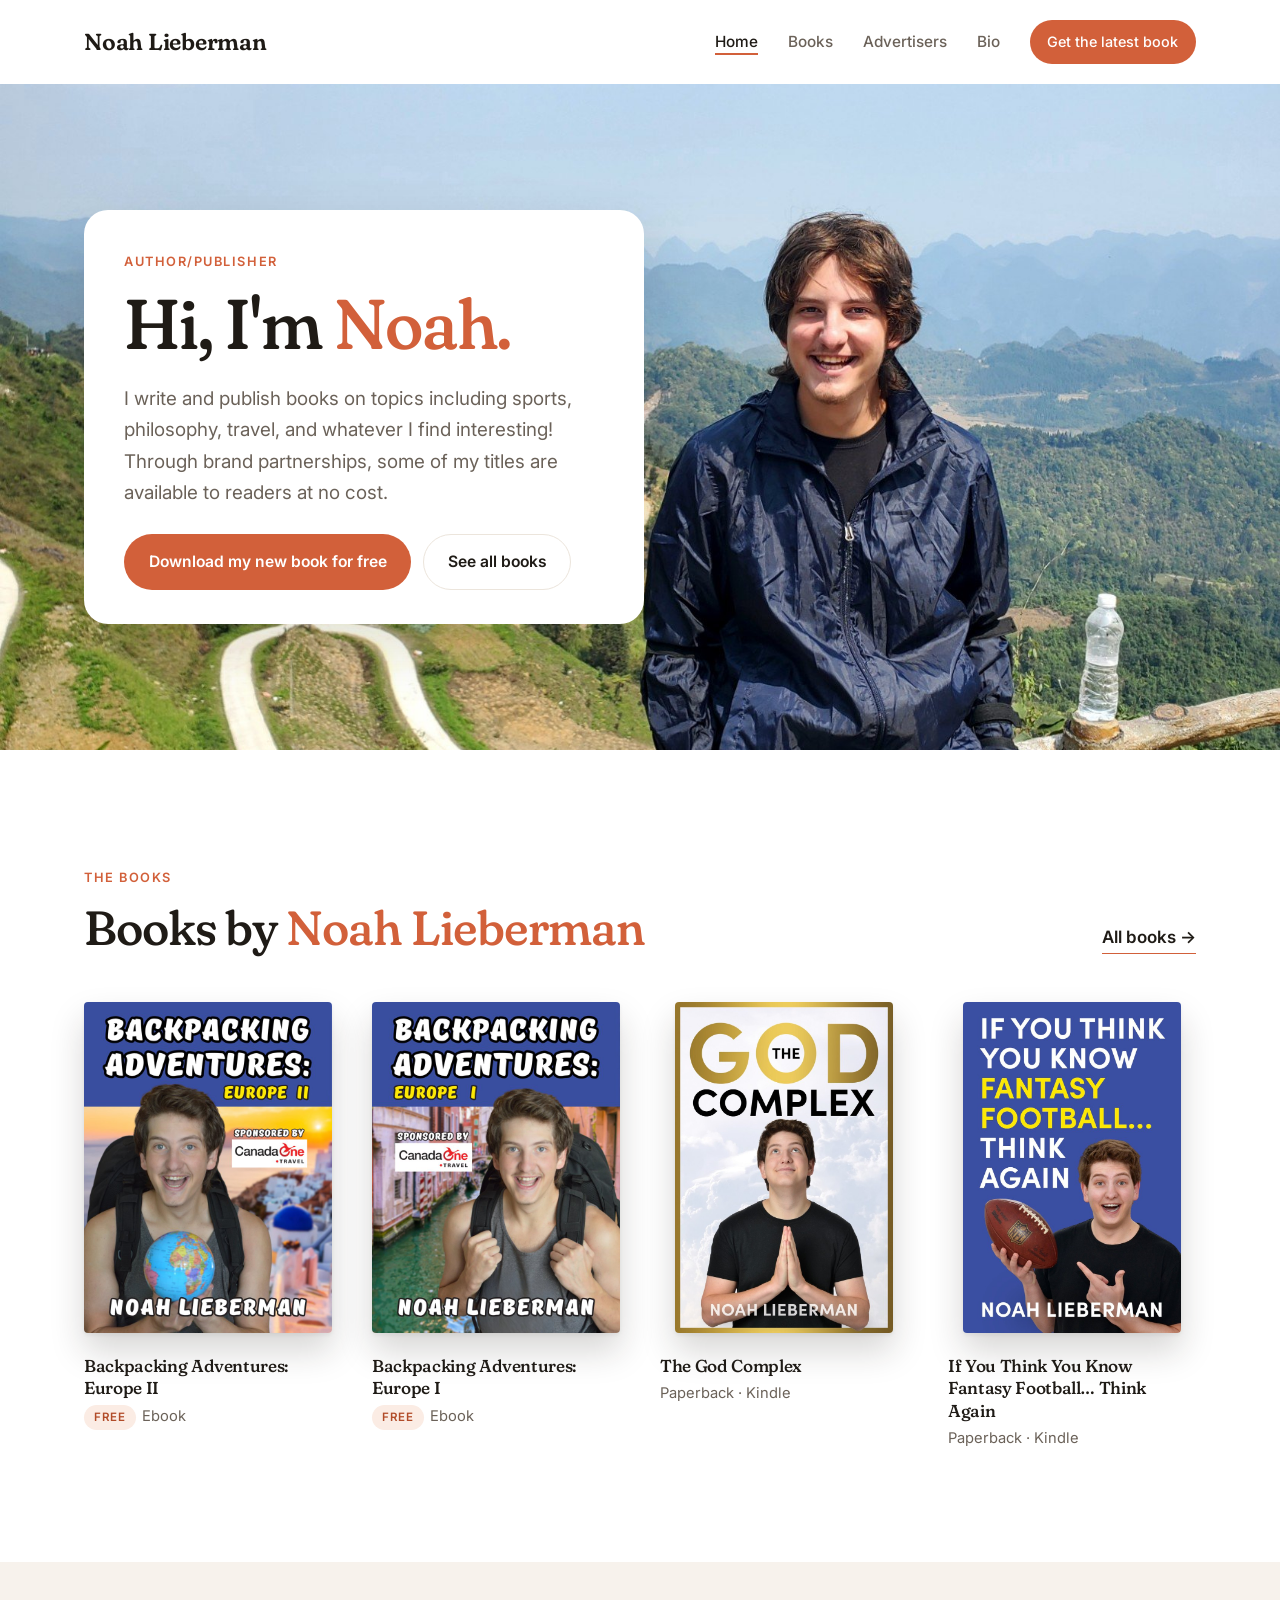
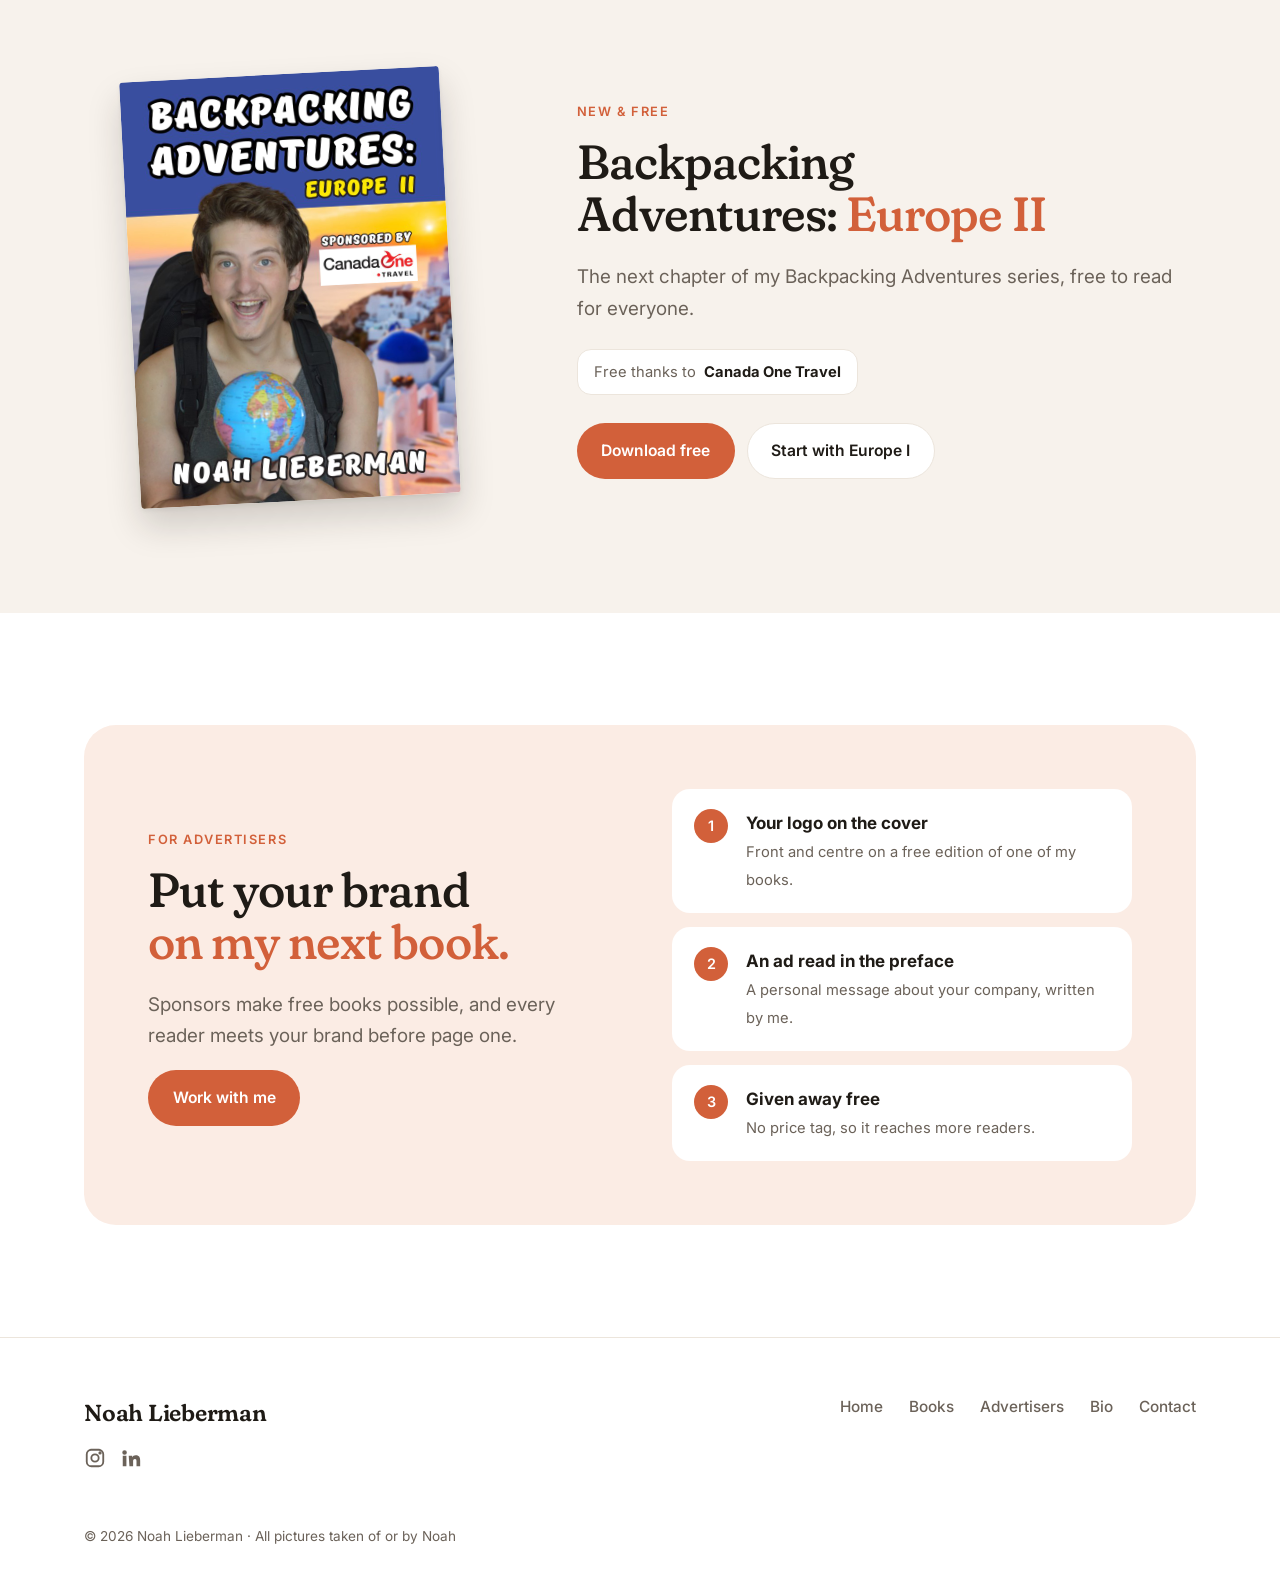
<file: index.html>
<!doctype html>
<html lang="en">
<head>
  <meta charset="utf-8">
  <meta name="viewport" content="width=device-width, initial-scale=1">
  <title>Noah Lieberman | Author &amp; Publisher</title>
  <meta name="description" content="Noah Lieberman is an author and publisher from Winnipeg who believes books should be free for everyone.">
  <meta property="og:title" content="Noah Lieberman | Author &amp; Publisher">
  <meta property="og:description" content="Noah Lieberman is an author and publisher from Winnipeg who believes books should be free for everyone.">
  <meta property="og:type" content="website">
  <link rel="icon" href="assets/img/favicon.svg" type="image/svg+xml">
  <link rel="preconnect" href="https://fonts.googleapis.com">
  <link rel="preconnect" href="https://fonts.gstatic.com" crossorigin>
  <link href="https://fonts.googleapis.com/css2?family=Fraunces:ital,opsz,wght,SOFT@0,9..144,400..700,100;1,9..144,400..700,100&family=Inter:wght@400;500;600&display=swap" rel="stylesheet">
  <link rel="stylesheet" href="assets/css/style.css?v=29">
</head>
<body>
  <a class="skip-link" href="#main">Skip to content</a>

  <header class="site-header">
    <div class="container">
      <a class="wordmark" href="index.html">Noah Lieberman</a>
      <nav class="nav" id="site-nav" aria-label="Main">
        <a href="index.html" aria-current="page">Home</a>
        <a href="books.html">Books</a>
        <a href="advertisers.html">Advertisers</a>
        <a href="bio.html">Bio</a>
        <a class="btn btn-primary" href="books.html#europe2">Get the latest book</a>
      </nav>
      <div class="header-actions">
        <a class="btn btn-primary header-cta" href="books.html#europe2">Latest book</a>
        <button class="nav-toggle" aria-expanded="false" aria-controls="site-nav" aria-label="Menu"><svg viewBox="0 0 24 24" fill="none" stroke="currentColor" stroke-width="2" stroke-linecap="round"><path d="M4 7h16M4 12h16M4 17h16"/></svg></button>
      </div>
    </div>
  </header>

  <main id="main">

    <section class="hero">
      <!-- The hero photo is set in assets/css/style.css (assets/img/hero.jpg) -->
      <div class="hero-photo" role="img" aria-label="Photo of Noah Lieberman"></div>
      <div class="container">
        <div class="hero-card">
          <span class="eyebrow">Author/Publisher</span>
          <h1>Hi, I'm <em>Noah.</em></h1>
          <p class="lede">I write and publish books on topics including sports, philosophy, travel, and whatever I find interesting! Through brand partnerships, some of my titles are available to readers at no cost.</p>
          <div class="btn-row">
            <a class="btn btn-primary" href="https://drive.google.com/file/d/12XW9o6waoib7bZgsRH3rJBQkniixGOMb/view?usp=sharing" target="_blank" rel="noopener">Download my new book for free</a>
            <a class="btn btn-quiet" href="books.html">See all books</a>
          </div>
        </div>
      </div>
    </section>

    <section class="section">
      <div class="container">
        <div class="section-head">
          <div><span class="eyebrow">The books</span><h2>Books by <em>Noah Lieberman</em></h2></div>
          <a class="link-arrow" href="books.html">All books &rarr;</a>
        </div>
        <div class="shelf">
        <a href="books.html#europe2">
          <div class="cover-box"><img class="cover" src="assets/img/cover-europe2.jpg" alt="Backpacking Adventures: Europe II cover"></div>
          <h3>Backpacking Adventures: Europe II</h3>
          <p><span class="pill">Free</span>Ebook</p>
        </a>
        <a href="books.html#europe1">
          <div class="cover-box"><img class="cover" src="assets/img/cover-europe1.jpg" alt="Backpacking Adventures: Europe I cover"></div>
          <h3>Backpacking Adventures: Europe I</h3>
          <p><span class="pill">Free</span>Ebook</p>
        </a>
        <a href="books.html#god">
          <div class="cover-box"><img class="cover" src="assets/img/cover-god.jpg" alt="The God Complex cover"></div>
          <h3>The God Complex</h3>
          <p>Paperback &middot; Kindle</p>
        </a>
        <a href="books.html#fantasy">
          <div class="cover-box"><img class="cover" src="assets/img/cover-fantasy.jpg" alt="If You Think You Know Fantasy Football&hellip; Think Again cover"></div>
          <h3>If You Think You Know Fantasy Football&hellip; Think Again</h3>
          <p>Paperback &middot; Kindle</p>
        </a>
        </div>
      </div>
    </section>

    <section class="section sand">
      <div class="container feature">
        <div class="cover-box"><img class="cover" src="assets/img/cover-europe2.jpg" alt="Backpacking Adventures: Europe II cover"></div>
        <div>
          <span class="eyebrow">New &amp; free</span>
          <h2>Backpacking Adventures: <em>Europe II</em></h2>
          <p class="lede">The next chapter of my Backpacking Adventures series, free to read for everyone.</p>
          <div class="sponsor">Free thanks to <b>Canada One Travel</b></div>
          <div class="btn-row">
            <a class="btn btn-primary" href="https://drive.google.com/file/d/12XW9o6waoib7bZgsRH3rJBQkniixGOMb/view?usp=sharing" target="_blank" rel="noopener">Download free</a>
            <a class="btn btn-quiet" href="books.html#europe1">Start with Europe I</a>
          </div>
        </div>
      </div>
    </section>

    <section class="section">
      <div class="container">
        <div class="ads">
          <div>
            <span class="eyebrow">For advertisers</span>
            <h2>Put your brand <em>on my next book.</em></h2>
            <p class="lede">Sponsors make free books possible, and every reader meets your brand before page one.</p>
            <a class="btn btn-primary" href="advertisers.html">Work with me</a>
          </div>
          <ol class="steps">
            <li><span class="num">1</span><div><b>Your logo on the cover</b><small>Front and centre on a free edition of one of my books.</small></div></li>
            <li><span class="num">2</span><div><b>An ad read in the preface</b><small>A personal message about your company, written by me.</small></div></li>
            <li><span class="num">3</span><div><b>Given away free</b><small>No price tag, so it reaches more readers.</small></div></li>
          </ol>
        </div>
      </div>
    </section>

  </main>

  <footer class="site-footer">
    <div class="container">
      <div>
        <a class="wordmark" href="index.html">Noah Lieberman</a>
        <div class="socials">
        <a href="https://www.instagram.com/noahlieberman99/" aria-label="Instagram" target="_blank" rel="noopener"><svg viewBox="0 0 24 24" fill="none" stroke="currentColor" stroke-width="2" stroke-linecap="round" stroke-linejoin="round"><rect x="3" y="3" width="18" height="18" rx="5"/><circle cx="12" cy="12" r="4"/><circle cx="17.5" cy="6.5" r="0.8" fill="currentColor"/></svg></a>
        <a href="https://www.linkedin.com/in/noah-lieberman/" aria-label="LinkedIn" target="_blank" rel="noopener"><svg viewBox="0 0 24 24" fill="currentColor"><path d="M4.98 3.5a2.5 2.5 0 1 1 0 5 2.5 2.5 0 0 1 0-5zM3 9.5h4V21H3zM9.5 9.5h3.8v1.6h.1c.5-1 1.8-2 3.8-2 4 0 4.8 2.6 4.8 6V21h-4v-5.2c0-1.2 0-2.8-1.7-2.8s-2 1.3-2 2.7V21h-4z"/></svg></a>
      </div>
      </div>
      <nav class="nav" aria-label="Footer">
        <a href="index.html">Home</a>
        <a href="books.html">Books</a>
        <a href="advertisers.html">Advertisers</a>
        <a href="bio.html">Bio</a>
        <a href="mailto:noahlieberman99@gmail.com">Contact</a>
      </nav>
      <p class="fine">&copy; <span id="year">2026</span> Noah Lieberman &middot; All pictures taken of or by Noah</p>
    </div>
  </footer>

  <script src="assets/js/main.js?v=29"></script>
</body>
</html>
</file>
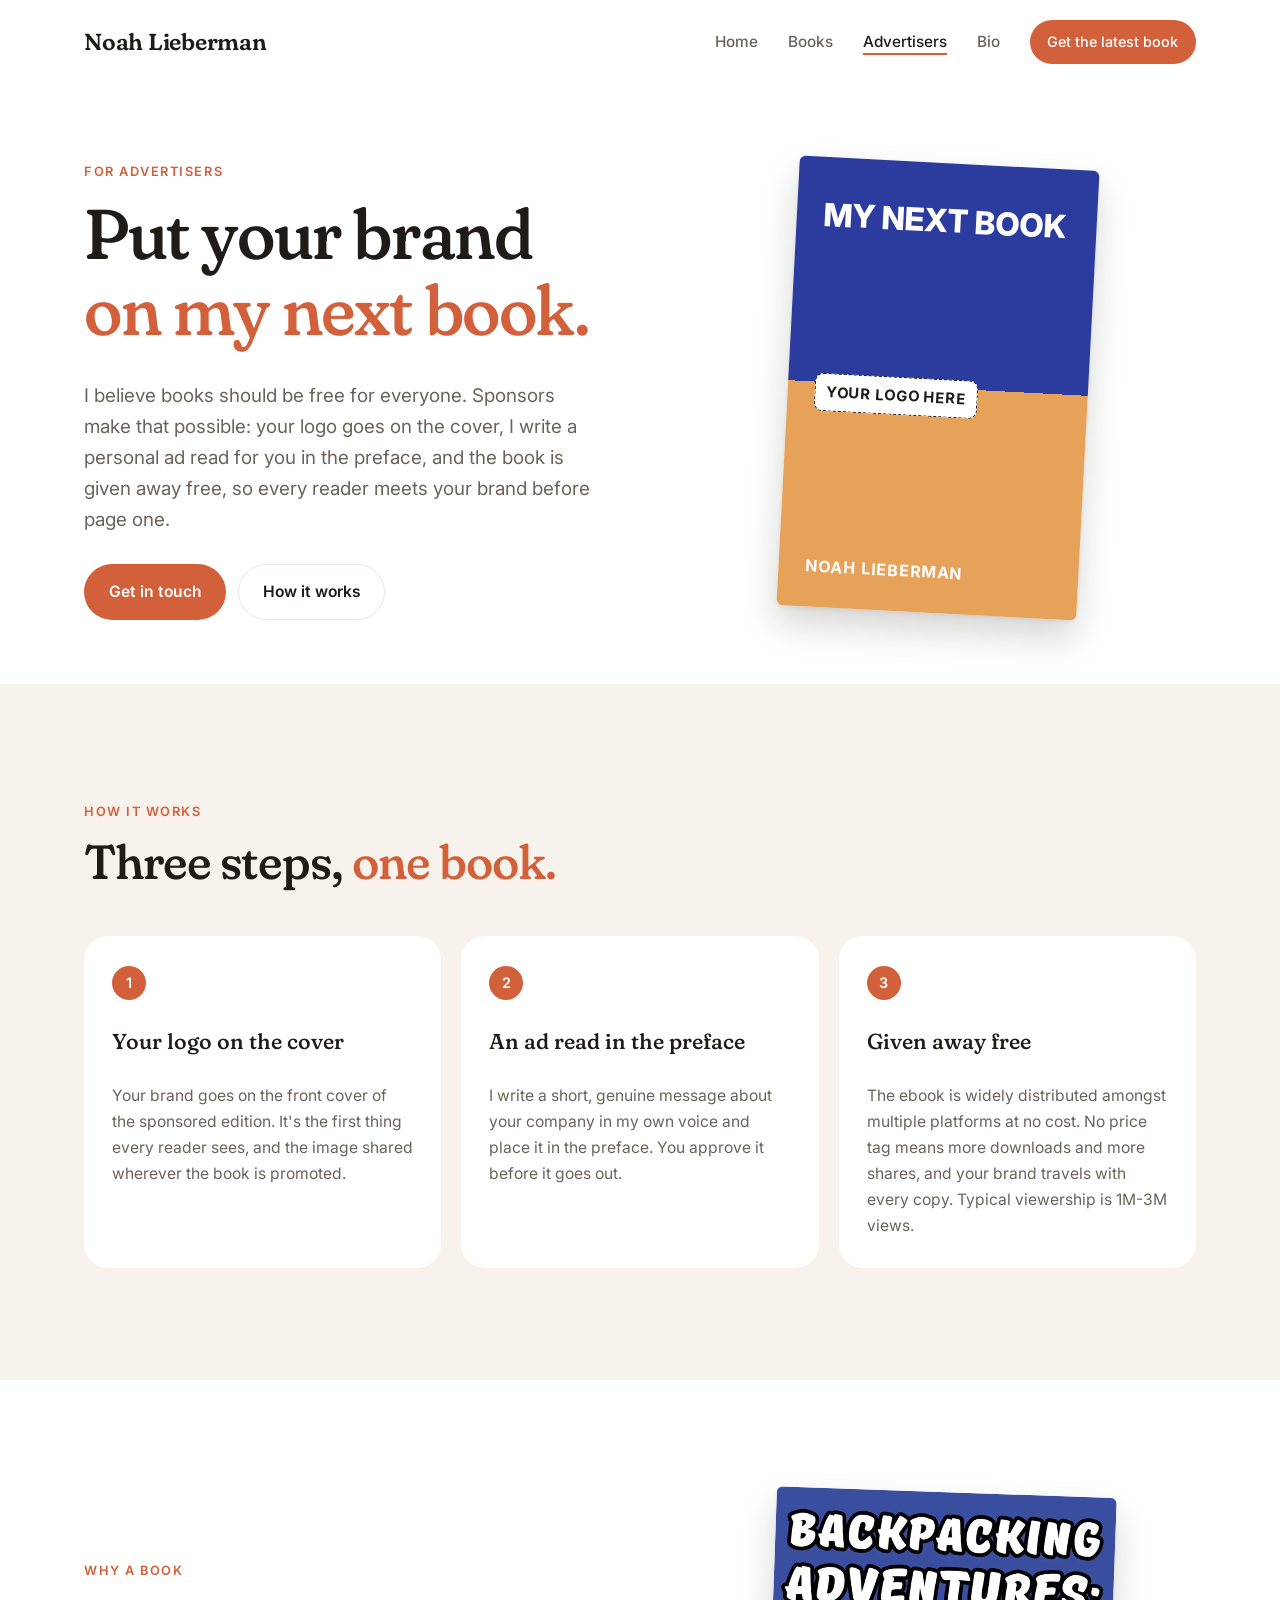
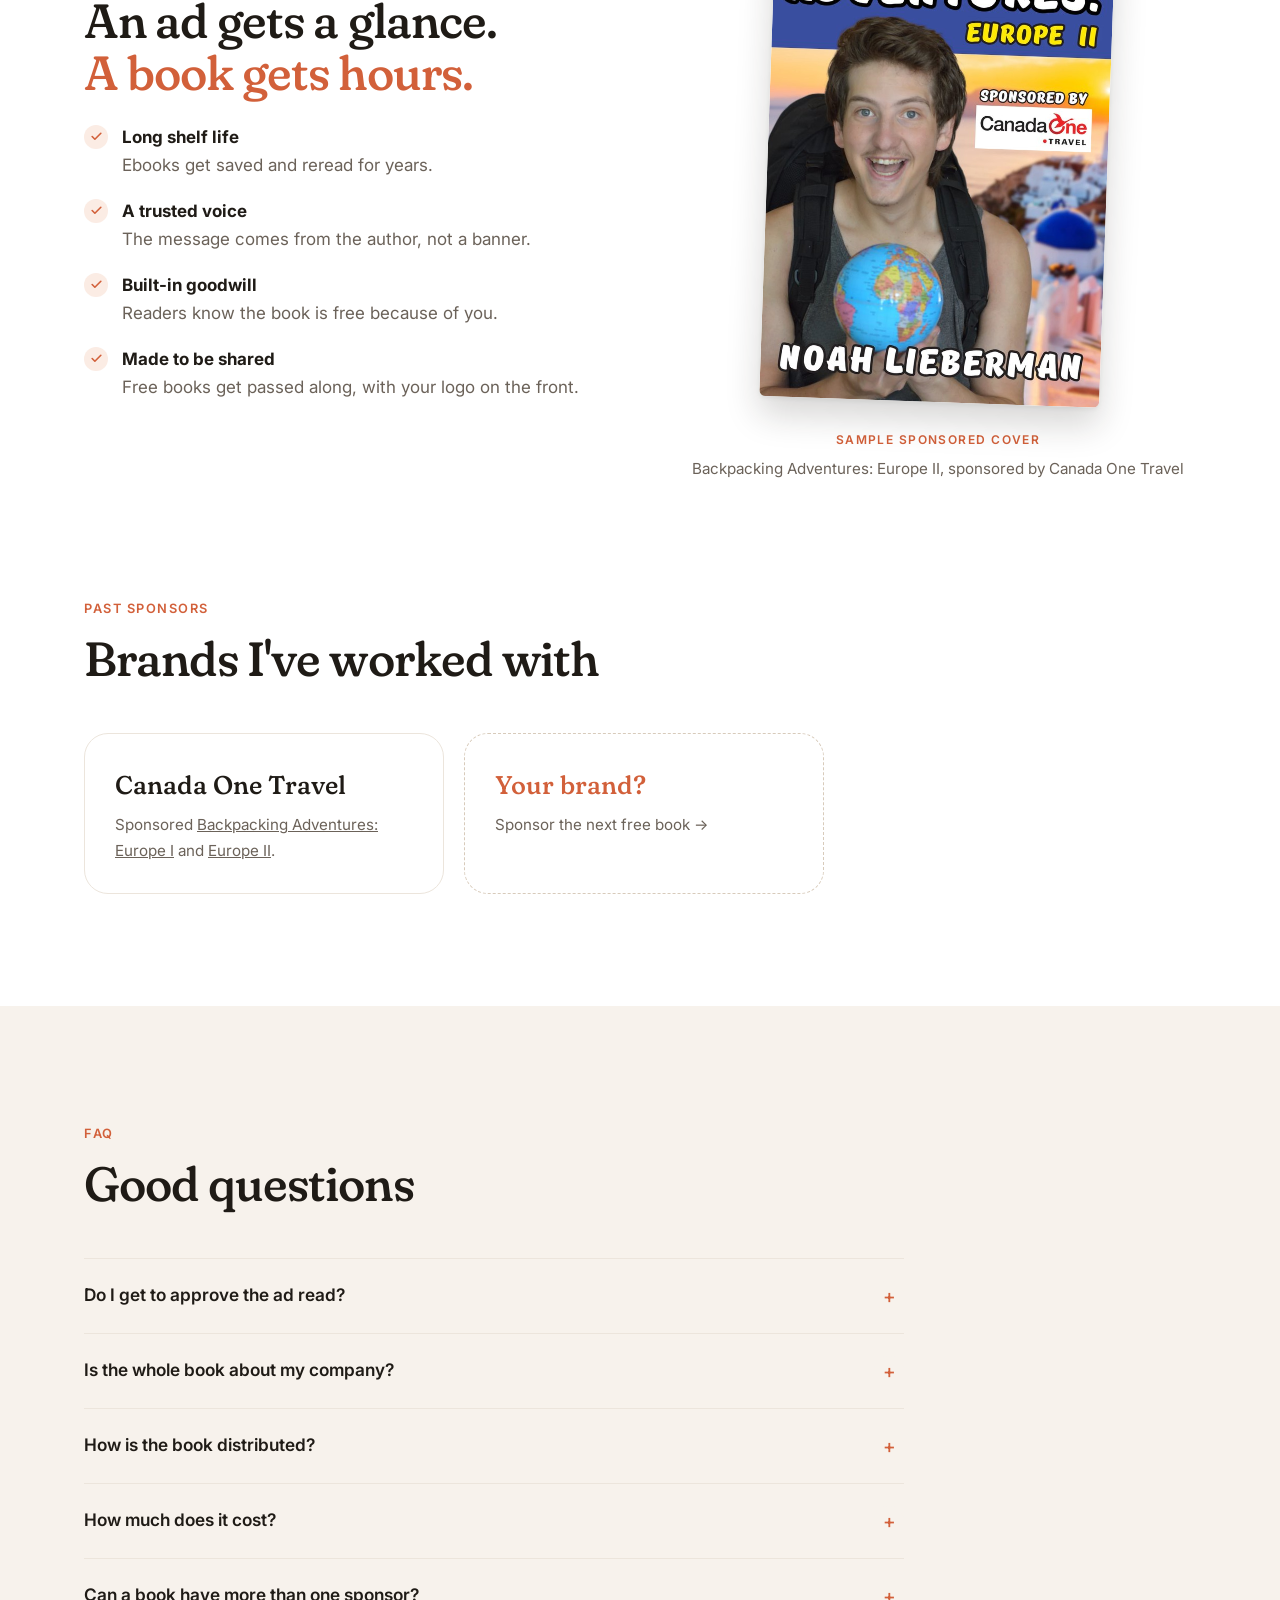
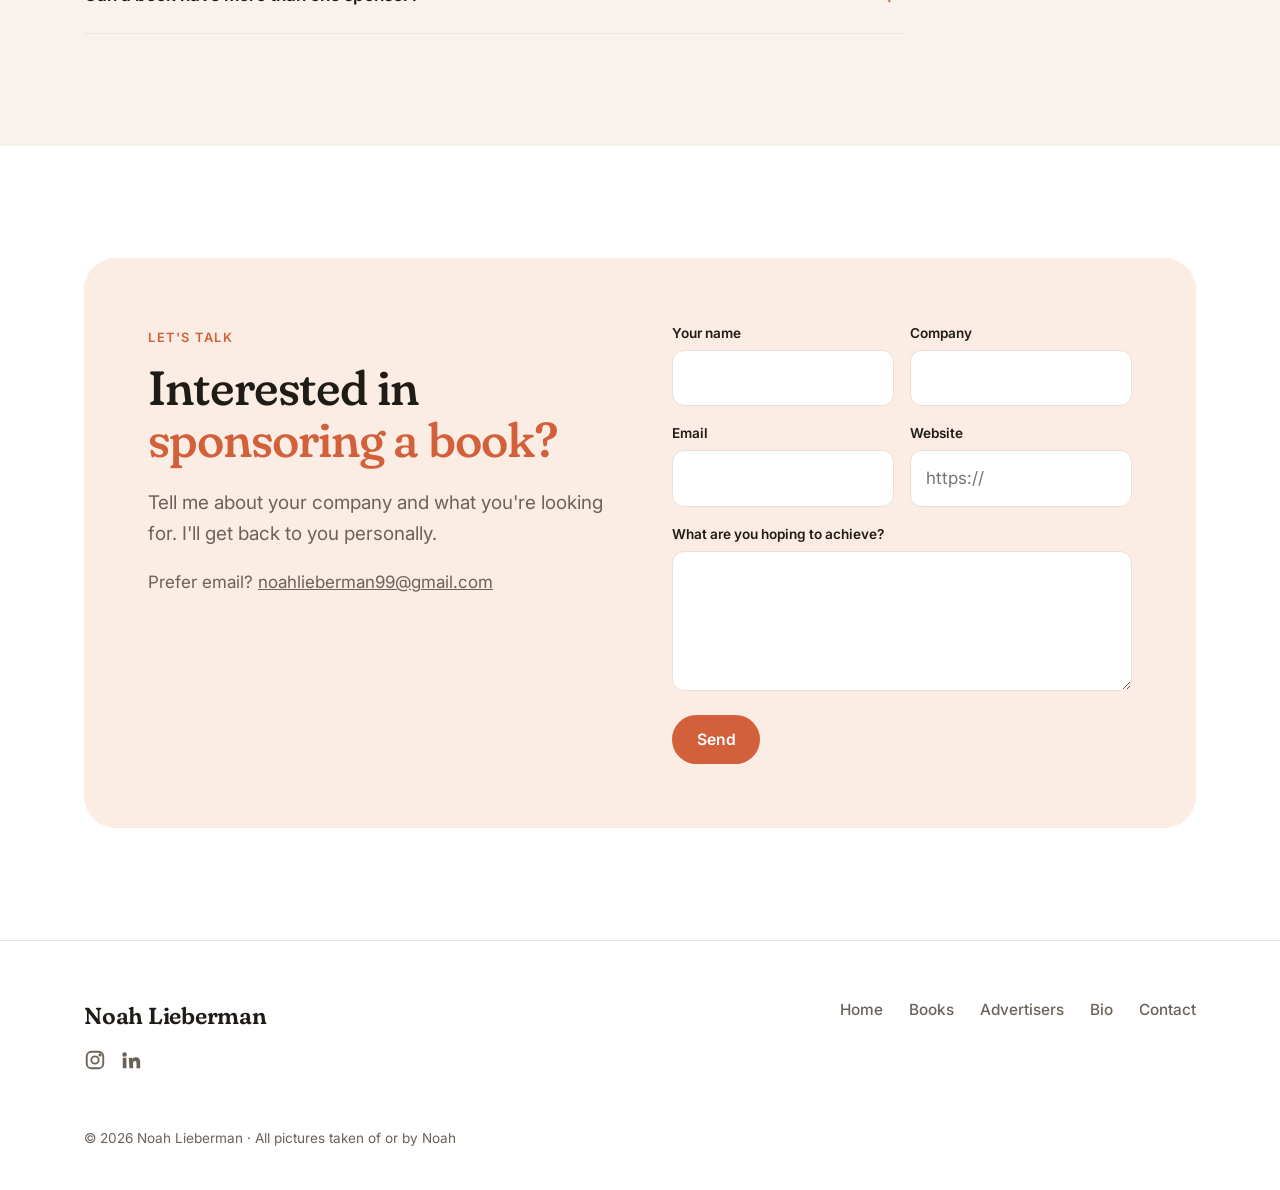
<file: advertisers.html>
<!doctype html>
<html lang="en">
<head>
  <meta charset="utf-8">
  <meta name="viewport" content="width=device-width, initial-scale=1">
  <title>Advertisers | Noah Lieberman</title>
  <meta name="description" content="Sponsor a free book by Noah Lieberman: your logo on the cover, a personal ad read in the preface, and the book given away free to readers.">
  <meta property="og:title" content="Advertisers | Noah Lieberman">
  <meta property="og:description" content="Sponsor a free book by Noah Lieberman: your logo on the cover, a personal ad read in the preface, and the book given away free to readers.">
  <meta property="og:type" content="website">
  <link rel="icon" href="assets/img/favicon.svg" type="image/svg+xml">
  <link rel="preconnect" href="https://fonts.googleapis.com">
  <link rel="preconnect" href="https://fonts.gstatic.com" crossorigin>
  <link href="https://fonts.googleapis.com/css2?family=Fraunces:ital,opsz,wght,SOFT@0,9..144,400..700,100;1,9..144,400..700,100&family=Inter:wght@400;500;600&display=swap" rel="stylesheet">
  <link rel="stylesheet" href="assets/css/style.css?v=29">
</head>
<body>
  <a class="skip-link" href="#main">Skip to content</a>

  <header class="site-header">
    <div class="container">
      <a class="wordmark" href="index.html">Noah Lieberman</a>
      <nav class="nav" id="site-nav" aria-label="Main">
        <a href="index.html">Home</a>
        <a href="books.html">Books</a>
        <a href="advertisers.html" aria-current="page">Advertisers</a>
        <a href="bio.html">Bio</a>
        <a class="btn btn-primary" href="books.html#europe2">Get the latest book</a>
      </nav>
      <div class="header-actions">
        <a class="btn btn-primary header-cta" href="books.html#europe2">Latest book</a>
        <button class="nav-toggle" aria-expanded="false" aria-controls="site-nav" aria-label="Menu"><svg viewBox="0 0 24 24" fill="none" stroke="currentColor" stroke-width="2" stroke-linecap="round"><path d="M4 7h16M4 12h16M4 17h16"/></svg></button>
      </div>
    </div>
  </header>

  <main id="main">

    <section class="page-intro">
      <div class="container split">
        <div>
          <span class="eyebrow">For advertisers</span>
          <h1>Put your brand <em>on my next book.</em></h1>
          <p class="lede">I believe books should be free for everyone. Sponsors make that possible: your logo goes on the cover, I write a personal ad read for you in the preface, and the book is given away free, so every reader meets your brand before page one.</p>
          <div class="btn-row" style="margin-top: 28px;">
            <a class="btn btn-primary" href="#contact">Get in touch</a>
            <a class="btn btn-quiet" href="#how">How it works</a>
          </div>
        </div>
        <div class="ad-cover">
          <div class="cover cover--sample" role="img" aria-label="Example sponsored book cover">
            <span class="cover-title">My next book</span>
            <span class="logo-slot">Your logo here</span>
            <span class="cover-author">Noah Lieberman</span>
          </div>
        </div>
      </div>
    </section>

    <section class="section sand" id="how">
      <div class="container">
        <div class="section-head"><div><span class="eyebrow">How it works</span><h2>Three steps, <em>one book.</em></h2></div></div>
        <ol class="steps steps-3">
          <li><span class="num">1</span><b>Your logo on the cover</b><small>Your brand goes on the front cover of the sponsored edition. It's the first thing every reader sees, and the image shared wherever the book is promoted.</small></li>
          <li><span class="num">2</span><b>An ad read in the preface</b><small>I write a short, genuine message about your company in my own voice and place it in the preface. You approve it before it goes out.</small></li>
          <li><span class="num">3</span><b>Given away free</b><small>The ebook is widely distributed amongst multiple platforms at no cost. No price tag means more downloads and more shares, and your brand travels with every copy. Typical viewership is 1M-3M views.</small></li>
        </ol>
      </div>
    </section>

    <section class="section">
      <div class="container split">
        <div>
          <span class="eyebrow">Why a book</span>
          <h2>An ad gets a glance. <em>A book gets hours.</em></h2>
          <ul class="ticks">
            <li><strong>Long shelf life</strong><span>Ebooks get saved and reread for years.</span></li>
            <li><strong>A trusted voice</strong><span>The message comes from the author, not a banner.</span></li>
            <li><strong>Built-in goodwill</strong><span>Readers know the book is free because of you.</span></li>
            <li><strong>Made to be shared</strong><span>Free books get passed along, with your logo on the front.</span></li>
          </ul>
        </div>
        <figure class="sample-cover">
          <img class="cover" src="assets/img/cover-europe2.jpg" alt="Backpacking Adventures: Europe II cover, with the Canada One Travel logo">
          <figcaption><span class="preface-label">Sample sponsored cover</span>Backpacking Adventures: Europe II, sponsored by Canada One Travel</figcaption>
        </figure>
      </div>
    </section>

    <section class="section section-flush">
      <div class="container">
        <div class="section-head"><div><span class="eyebrow">Past sponsors</span><h2>Brands I've worked with</h2></div></div>
        <div class="sponsor-row">
          <div class="sponsor-card">
            <!-- EDIT: replace the name with <img src="assets/img/canada-one-logo.png" alt="Canada One Travel"> -->
            <div class="sponsor-name">Canada One Travel</div>
            <p>Sponsored <a href="books.html#europe1">Backpacking Adventures: Europe I</a> and <a href="books.html#europe2">Europe II</a>.</p>
          </div>
          <a class="sponsor-card sponsor-card--next" href="#contact">
            <div class="sponsor-name">Your brand?</div>
            <p>Sponsor the next free book &rarr;</p>
          </a>
        </div>
      </div>
    </section>

    <section class="section sand">
      <div class="container">
        <div class="section-head"><div><span class="eyebrow">FAQ</span><h2>Good questions</h2></div></div>
        <div class="faq">
          <details>
            <summary>Do I get to approve the ad read?</summary>
            <p>Yes. I'll draft it and send it to you before anything is published, and we'll go back and forth until you're happy with it.</p>
          </details>
          <details>
            <summary>Is the whole book about my company?</summary>
            <p>No. The book is my writing, start to finish. Your brand appears on the cover and in the preface. That keeps the book genuinely worth reading, which is what makes the sponsorship valuable.</p>
          </details>
          <details>
            <summary>How is the book distributed?</summary>
            <p>I give it away free on my website and other channels. We can also distribute it through yours: your newsletter, customers, or events.</p>
          </details>
          <details>
            <summary>How much does it cost?</summary>
            <p>It depends on the book and the scope of the partnership. Send me a note below and I'll share options.</p>
          </details>
          <details>
            <summary>Can a book have more than one sponsor?</summary>
            <p>Each sponsored edition is built around a single partner, so your brand isn't competing for attention.</p>
          </details>
        </div>
      </div>
    </section>

    <section class="section" id="contact">
      <div class="container">
        <div class="ads" style="align-items: start;">
          <div>
            <span class="eyebrow">Let's talk</span>
            <h2>Interested in <em>sponsoring a book?</em></h2>
            <p class="lede">Tell me about your company and what you're looking for. I'll get back to you personally.</p>
            <p class="muted">Prefer email? <a href="mailto:noahlieberman99@gmail.com?subject=Book%20sponsorship">noahlieberman99@gmail.com</a></p>
          </div>
          <!-- EDIT: change data-mailto to the address where you want sponsorship enquiries -->
          <form class="form" data-mailto="noahlieberman99@gmail.com" data-subject="Book sponsorship enquiry">
            <div>
              <label for="name">Your name</label>
              <input id="name" name="Name" type="text" autocomplete="name" required>
            </div>
            <div>
              <label for="company">Company</label>
              <input id="company" name="Company" type="text" autocomplete="organization" required>
            </div>
            <div>
              <label for="email">Email</label>
              <input id="email" name="Email" type="email" autocomplete="email" required>
            </div>
            <div>
              <label for="website">Website</label>
              <input id="website" name="Website" type="url" placeholder="https://">
            </div>
            <div class="full">
              <label for="message">What are you hoping to achieve?</label>
              <textarea id="message" name="Message"></textarea>
            </div>
            <div class="full">
              <button class="btn btn-primary" type="submit">Send</button>
            </div>
          </form>
        </div>
      </div>
    </section>

  </main>

  <footer class="site-footer">
    <div class="container">
      <div>
        <a class="wordmark" href="index.html">Noah Lieberman</a>
        <div class="socials">
        <a href="https://www.instagram.com/noahlieberman99/" aria-label="Instagram" target="_blank" rel="noopener"><svg viewBox="0 0 24 24" fill="none" stroke="currentColor" stroke-width="2" stroke-linecap="round" stroke-linejoin="round"><rect x="3" y="3" width="18" height="18" rx="5"/><circle cx="12" cy="12" r="4"/><circle cx="17.5" cy="6.5" r="0.8" fill="currentColor"/></svg></a>
        <a href="https://www.linkedin.com/in/noah-lieberman/" aria-label="LinkedIn" target="_blank" rel="noopener"><svg viewBox="0 0 24 24" fill="currentColor"><path d="M4.98 3.5a2.5 2.5 0 1 1 0 5 2.5 2.5 0 0 1 0-5zM3 9.5h4V21H3zM9.5 9.5h3.8v1.6h.1c.5-1 1.8-2 3.8-2 4 0 4.8 2.6 4.8 6V21h-4v-5.2c0-1.2 0-2.8-1.7-2.8s-2 1.3-2 2.7V21h-4z"/></svg></a>
      </div>
      </div>
      <nav class="nav" aria-label="Footer">
        <a href="index.html">Home</a>
        <a href="books.html">Books</a>
        <a href="advertisers.html">Advertisers</a>
        <a href="bio.html">Bio</a>
        <a href="mailto:noahlieberman99@gmail.com">Contact</a>
      </nav>
      <p class="fine">&copy; <span id="year">2026</span> Noah Lieberman &middot; All pictures taken of or by Noah</p>
    </div>
  </footer>

  <script src="assets/js/main.js?v=29"></script>
</body>
</html>
</file>
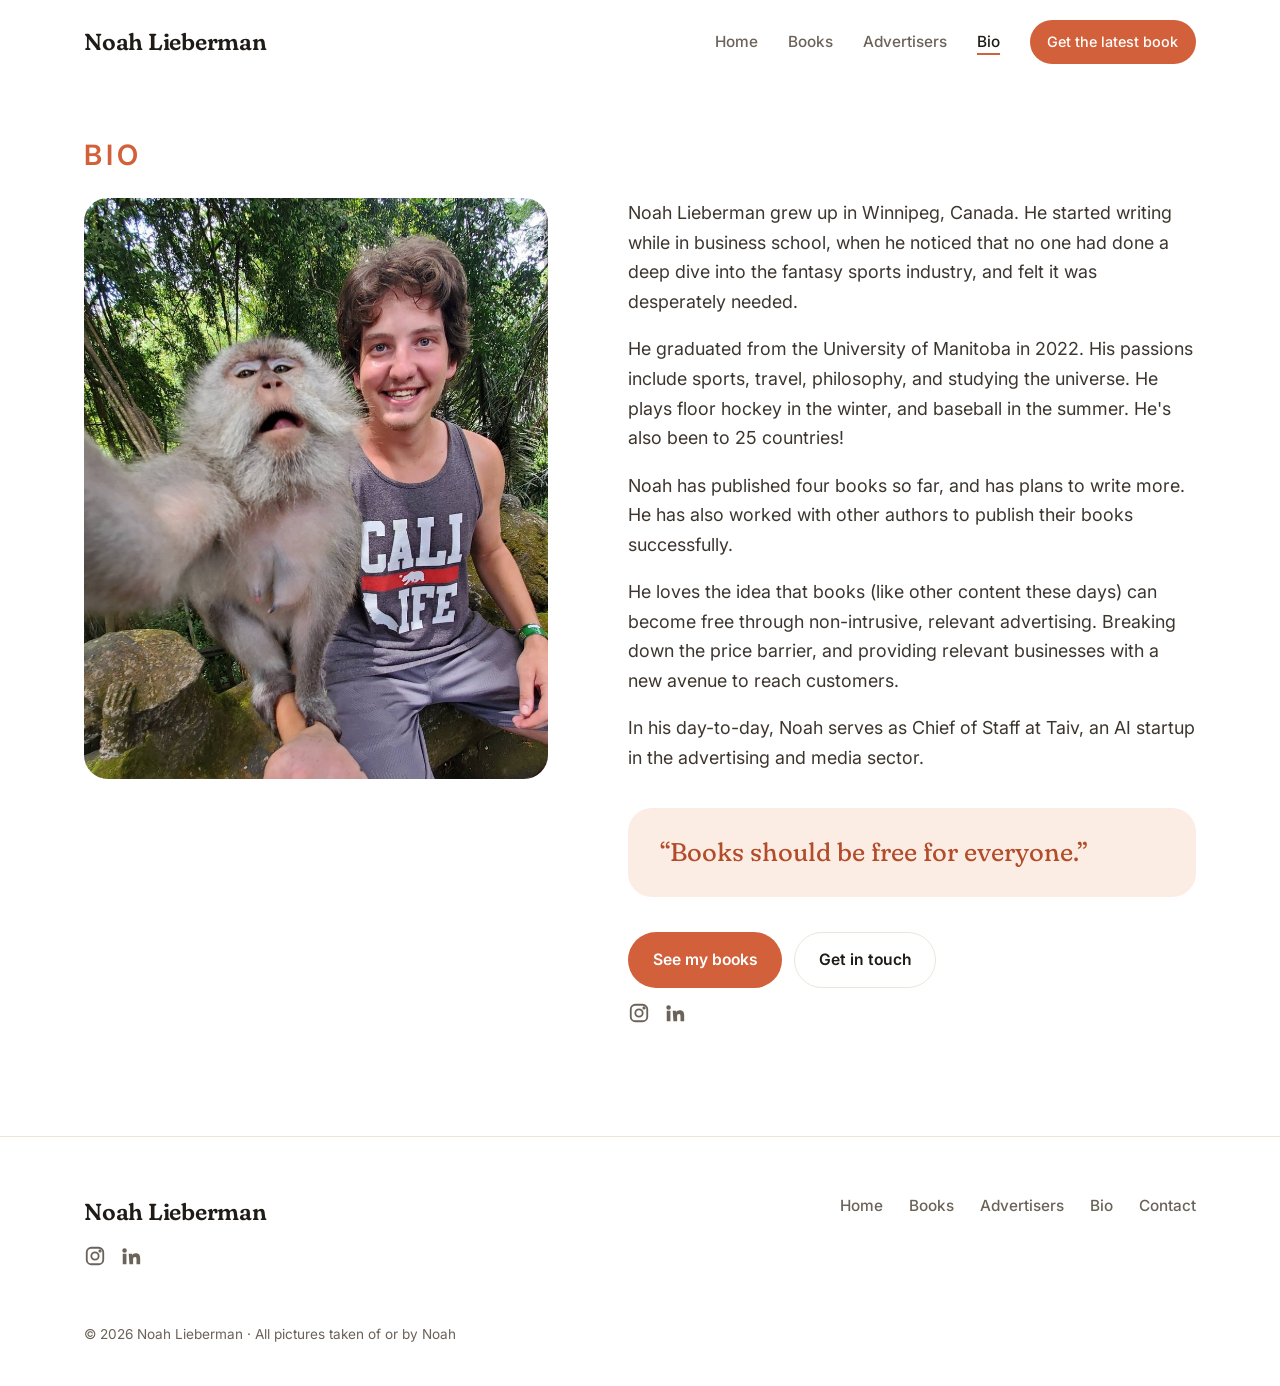
<file: bio.html>
<!doctype html>
<html lang="en">
<head>
  <meta charset="utf-8">
  <meta name="viewport" content="width=device-width, initial-scale=1">
  <title>Bio | Noah Lieberman</title>
  <meta name="description" content="Noah Lieberman grew up in Winnipeg, Canada, and believes books should be free for everyone.">
  <meta property="og:title" content="Bio | Noah Lieberman">
  <meta property="og:description" content="Noah Lieberman grew up in Winnipeg, Canada, and believes books should be free for everyone.">
  <meta property="og:type" content="website">
  <link rel="icon" href="assets/img/favicon.svg" type="image/svg+xml">
  <link rel="preconnect" href="https://fonts.googleapis.com">
  <link rel="preconnect" href="https://fonts.gstatic.com" crossorigin>
  <link href="https://fonts.googleapis.com/css2?family=Fraunces:ital,opsz,wght,SOFT@0,9..144,400..700,100;1,9..144,400..700,100&family=Inter:wght@400;500;600&display=swap" rel="stylesheet">
  <link rel="stylesheet" href="assets/css/style.css?v=29">
</head>
<body>
  <a class="skip-link" href="#main">Skip to content</a>

  <header class="site-header">
    <div class="container">
      <a class="wordmark" href="index.html">Noah Lieberman</a>
      <nav class="nav" id="site-nav" aria-label="Main">
        <a href="index.html">Home</a>
        <a href="books.html">Books</a>
        <a href="advertisers.html">Advertisers</a>
        <a href="bio.html" aria-current="page">Bio</a>
        <a class="btn btn-primary" href="books.html#europe2">Get the latest book</a>
      </nav>
      <div class="header-actions">
        <a class="btn btn-primary header-cta" href="books.html#europe2">Latest book</a>
        <button class="nav-toggle" aria-expanded="false" aria-controls="site-nav" aria-label="Menu"><svg viewBox="0 0 24 24" fill="none" stroke="currentColor" stroke-width="2" stroke-linecap="round"><path d="M4 7h16M4 12h16M4 17h16"/></svg></button>
      </div>
    </div>
  </header>

  <main id="main">

    <section class="page-intro page-intro--label">
      <div class="container">
        <h1 class="page-label">Bio</h1>
      </div>
    </section>

    <section class="section section-flush">
      <div class="container bio-grid">
        <img class="portrait" src="assets/img/monkey.jpg" alt="Noah taking a selfie with a monkey">
        <div class="prose">
          <p>Noah Lieberman grew up in Winnipeg, Canada. He started writing while in business school, when he noticed that no one had done a deep dive into the fantasy sports industry, and felt it was desperately needed.</p>
          <p>He graduated from the University of Manitoba in 2022. His passions include sports, travel, philosophy, and studying the universe. He plays floor hockey in the winter, and baseball in the summer. He's also been to 25 countries!</p>
          <p>Noah has published four books so far, and has plans to write more. He has also worked with other authors to publish their books successfully.</p>
          <p>He loves the idea that books (like other content these days) can become free through non-intrusive, relevant advertising. Breaking down the price barrier, and providing relevant businesses with a new avenue to reach customers.</p>
          <p>In his day-to-day, Noah serves as Chief of Staff at Taiv, an AI startup in the advertising and media sector.</p>
          <div class="pull-quote">&ldquo;Books should be free for everyone.&rdquo;</div>
          <div class="btn-row">
            <a class="btn btn-primary" href="books.html">See my books</a>
            <a class="btn btn-quiet" href="mailto:noahlieberman99@gmail.com">Get in touch</a>
          </div>
          <div class="socials">
        <a href="https://www.instagram.com/noahlieberman99/" aria-label="Instagram" target="_blank" rel="noopener"><svg viewBox="0 0 24 24" fill="none" stroke="currentColor" stroke-width="2" stroke-linecap="round" stroke-linejoin="round"><rect x="3" y="3" width="18" height="18" rx="5"/><circle cx="12" cy="12" r="4"/><circle cx="17.5" cy="6.5" r="0.8" fill="currentColor"/></svg></a>
        <a href="https://www.linkedin.com/in/noah-lieberman/" aria-label="LinkedIn" target="_blank" rel="noopener"><svg viewBox="0 0 24 24" fill="currentColor"><path d="M4.98 3.5a2.5 2.5 0 1 1 0 5 2.5 2.5 0 0 1 0-5zM3 9.5h4V21H3zM9.5 9.5h3.8v1.6h.1c.5-1 1.8-2 3.8-2 4 0 4.8 2.6 4.8 6V21h-4v-5.2c0-1.2 0-2.8-1.7-2.8s-2 1.3-2 2.7V21h-4z"/></svg></a>
      </div>
        </div>
      </div>
    </section>

  </main>

  <footer class="site-footer">
    <div class="container">
      <div>
        <a class="wordmark" href="index.html">Noah Lieberman</a>
        <div class="socials">
        <a href="https://www.instagram.com/noahlieberman99/" aria-label="Instagram" target="_blank" rel="noopener"><svg viewBox="0 0 24 24" fill="none" stroke="currentColor" stroke-width="2" stroke-linecap="round" stroke-linejoin="round"><rect x="3" y="3" width="18" height="18" rx="5"/><circle cx="12" cy="12" r="4"/><circle cx="17.5" cy="6.5" r="0.8" fill="currentColor"/></svg></a>
        <a href="https://www.linkedin.com/in/noah-lieberman/" aria-label="LinkedIn" target="_blank" rel="noopener"><svg viewBox="0 0 24 24" fill="currentColor"><path d="M4.98 3.5a2.5 2.5 0 1 1 0 5 2.5 2.5 0 0 1 0-5zM3 9.5h4V21H3zM9.5 9.5h3.8v1.6h.1c.5-1 1.8-2 3.8-2 4 0 4.8 2.6 4.8 6V21h-4v-5.2c0-1.2 0-2.8-1.7-2.8s-2 1.3-2 2.7V21h-4z"/></svg></a>
      </div>
      </div>
      <nav class="nav" aria-label="Footer">
        <a href="index.html">Home</a>
        <a href="books.html">Books</a>
        <a href="advertisers.html">Advertisers</a>
        <a href="bio.html">Bio</a>
        <a href="mailto:noahlieberman99@gmail.com">Contact</a>
      </nav>
      <p class="fine">&copy; <span id="year">2026</span> Noah Lieberman &middot; All pictures taken of or by Noah</p>
    </div>
  </footer>

  <script src="assets/js/main.js?v=29"></script>
</body>
</html>
</file>
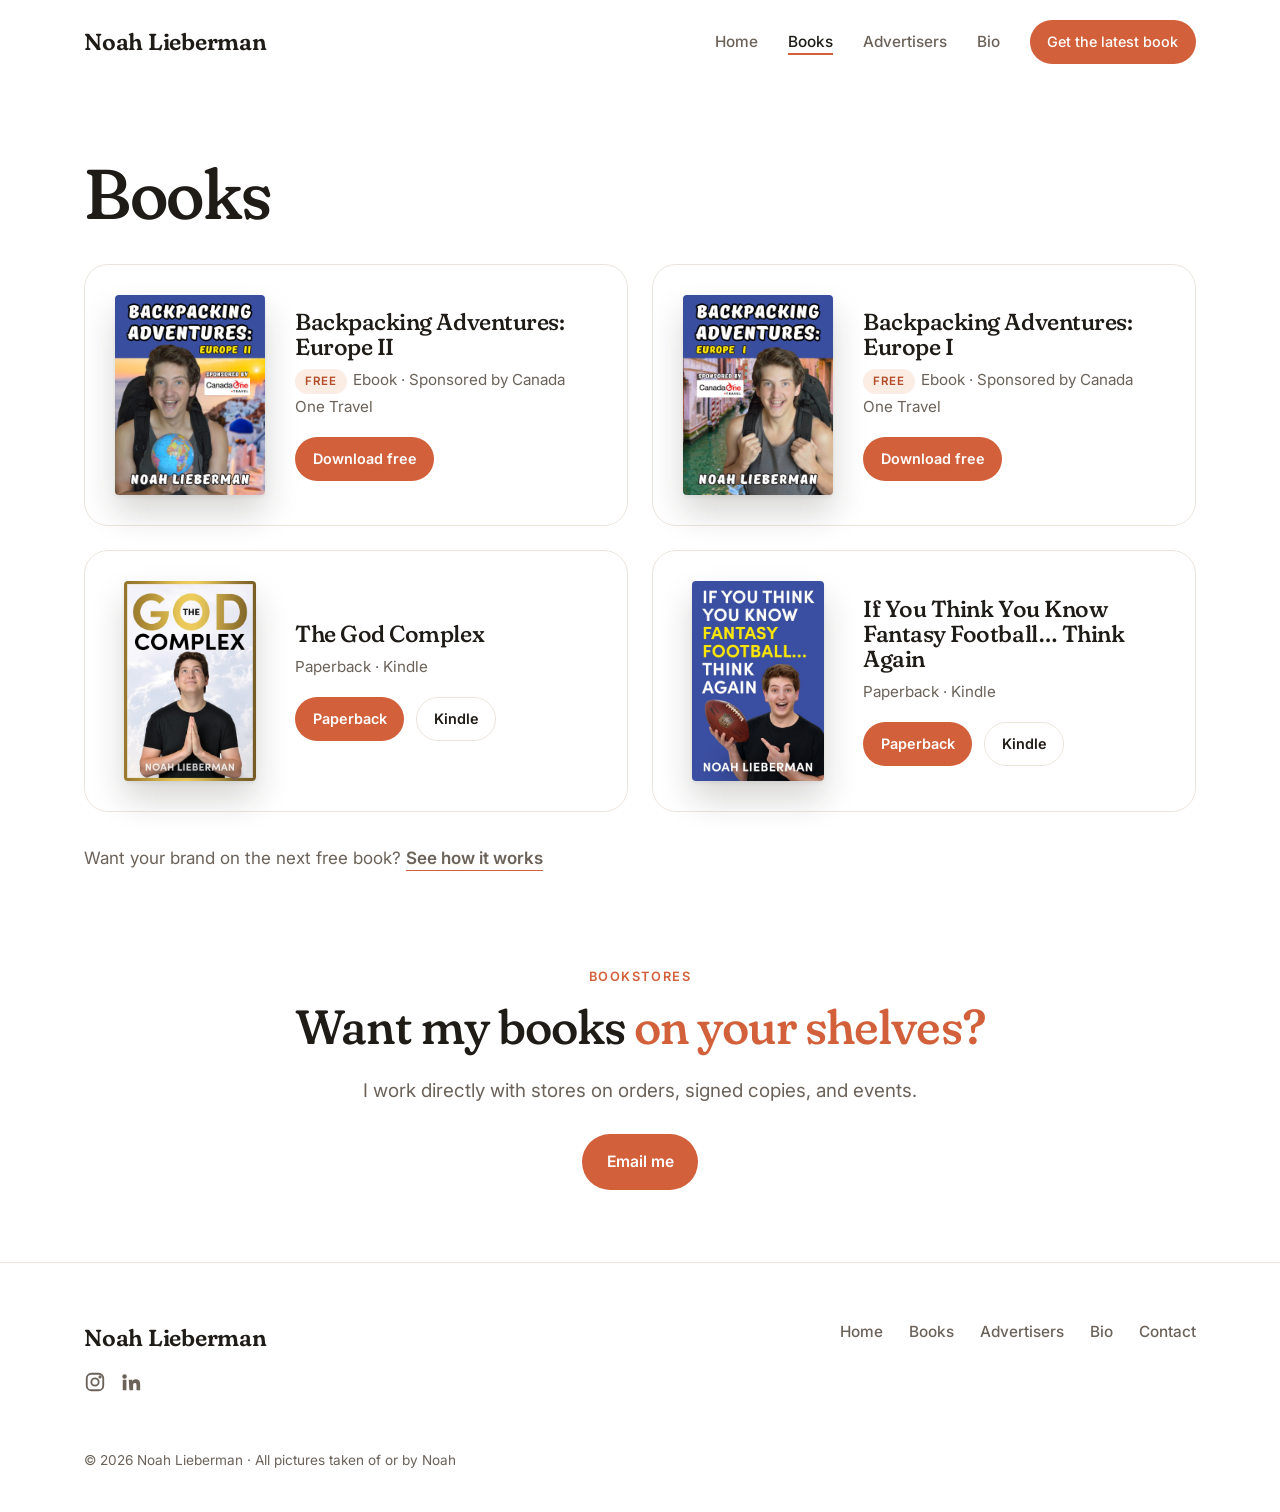
<file: books.html>
<!doctype html>
<html lang="en">
<head>
  <meta charset="utf-8">
  <meta name="viewport" content="width=device-width, initial-scale=1">
  <title>Books | Noah Lieberman</title>
  <meta name="description" content="Books by Noah Lieberman: The God Complex, If You Think You Know Fantasy Football... Think Again, and the free Backpacking Adventures series.">
  <meta property="og:title" content="Books | Noah Lieberman">
  <meta property="og:description" content="Books by Noah Lieberman: The God Complex, If You Think You Know Fantasy Football... Think Again, and the free Backpacking Adventures series.">
  <meta property="og:type" content="website">
  <link rel="icon" href="assets/img/favicon.svg" type="image/svg+xml">
  <link rel="preconnect" href="https://fonts.googleapis.com">
  <link rel="preconnect" href="https://fonts.gstatic.com" crossorigin>
  <link href="https://fonts.googleapis.com/css2?family=Fraunces:ital,opsz,wght,SOFT@0,9..144,400..700,100;1,9..144,400..700,100&family=Inter:wght@400;500;600&display=swap" rel="stylesheet">
  <link rel="stylesheet" href="assets/css/style.css?v=29">
</head>
<body>
  <a class="skip-link" href="#main">Skip to content</a>

  <header class="site-header">
    <div class="container">
      <a class="wordmark" href="index.html">Noah Lieberman</a>
      <nav class="nav" id="site-nav" aria-label="Main">
        <a href="index.html">Home</a>
        <a href="books.html" aria-current="page">Books</a>
        <a href="advertisers.html">Advertisers</a>
        <a href="bio.html">Bio</a>
        <a class="btn btn-primary" href="books.html#europe2">Get the latest book</a>
      </nav>
      <div class="header-actions">
        <a class="btn btn-primary header-cta" href="books.html#europe2">Latest book</a>
        <button class="nav-toggle" aria-expanded="false" aria-controls="site-nav" aria-label="Menu"><svg viewBox="0 0 24 24" fill="none" stroke="currentColor" stroke-width="2" stroke-linecap="round"><path d="M4 7h16M4 12h16M4 17h16"/></svg></button>
      </div>
    </div>
  </header>

  <main id="main">

    <section class="page-intro page-intro--tight">
      <div class="container">
        <h1>Books</h1>
      </div>
    </section>

    <section class="section section-flush section-short" id="all">
      <div class="container">
        <div class="book-cards">
        <article class="book-card" id="europe2">
          <div class="cover-box"><img class="cover" src="assets/img/cover-europe2.jpg" alt="Backpacking Adventures: Europe II cover"></div>
          <div>
            <h3>Backpacking Adventures: Europe II</h3>
            <p class="formats"><span class="pill">Free</span>Ebook &middot; Sponsored by Canada One Travel</p>
            <div class="btn-row">
            <a class="btn btn-primary btn-small" href="https://drive.google.com/file/d/12XW9o6waoib7bZgsRH3rJBQkniixGOMb/view?usp=sharing" target="_blank" rel="noopener">Download free</a>
            </div>
          </div>
        </article>
        <article class="book-card" id="europe1">
          <div class="cover-box"><img class="cover" src="assets/img/cover-europe1.jpg" alt="Backpacking Adventures: Europe I cover"></div>
          <div>
            <h3>Backpacking Adventures: Europe I</h3>
            <p class="formats"><span class="pill">Free</span>Ebook &middot; Sponsored by Canada One Travel</p>
            <div class="btn-row">
            <a class="btn btn-primary btn-small" href="https://drive.google.com/file/d/1fEPs_jEh1yQthYp0CapuBpUc-EEMCapk/view?usp=sharing" target="_blank" rel="noopener">Download free</a>
            </div>
          </div>
        </article>
        <article class="book-card" id="god">
          <div class="cover-box"><img class="cover" src="assets/img/cover-god.jpg" alt="The God Complex cover"></div>
          <div>
            <h3>The God Complex</h3>
            <p class="formats">Paperback &middot; Kindle</p>
            <div class="btn-row">
            <a class="btn btn-primary btn-small" href="https://www.amazon.ca/God-Complex-Noah-Lieberman/dp/1778069142" target="_blank" rel="noopener">Paperback</a>
            <a class="btn btn-quiet btn-small" href="https://www.amazon.ca/God-Complex-Noah-Lieberman-ebook/dp/B0BMZCR21L" target="_blank" rel="noopener">Kindle</a>
            </div>
          </div>
        </article>
        <article class="book-card" id="fantasy">
          <div class="cover-box"><img class="cover" src="assets/img/cover-fantasy.jpg" alt="If You Think You Know Fantasy Football&hellip; Think Again cover"></div>
          <div>
            <h3>If You Think You Know Fantasy Football&hellip; Think Again</h3>
            <p class="formats">Paperback &middot; Kindle</p>
            <div class="btn-row">
            <a class="btn btn-primary btn-small" href="https://www.amazon.ca/Think-Know-Fantasy-Football-Again/dp/177806910X" target="_blank" rel="noopener">Paperback</a>
            <a class="btn btn-quiet btn-small" href="https://www.amazon.ca/Think-Know-Fantasy-Football-Again-ebook/dp/B0B4F8ND38" target="_blank" rel="noopener">Kindle</a>
            </div>
          </div>
        </article>
        </div>
        <p class="muted" style="margin-top: 32px;">Want your brand on the next free book? <a class="link-arrow" href="advertisers.html">See how it works</a></p>
      </div>
    </section>

    <section class="section section-flush section-short">
      <div class="container center">
        <span class="eyebrow">Bookstores</span>
        <h2>Want my books <em>on your shelves?</em></h2>
        <p class="lede" style="max-width: 34em; margin: 0 auto 28px;">I work directly with stores on orders, signed copies, and events.</p>
        <div class="btn-row"><a class="btn btn-primary" href="mailto:noahlieberman99@gmail.com?subject=Stocking%20your%20books">Email me</a></div>
      </div>
    </section>

  </main>

  <footer class="site-footer">
    <div class="container">
      <div>
        <a class="wordmark" href="index.html">Noah Lieberman</a>
        <div class="socials">
        <a href="https://www.instagram.com/noahlieberman99/" aria-label="Instagram" target="_blank" rel="noopener"><svg viewBox="0 0 24 24" fill="none" stroke="currentColor" stroke-width="2" stroke-linecap="round" stroke-linejoin="round"><rect x="3" y="3" width="18" height="18" rx="5"/><circle cx="12" cy="12" r="4"/><circle cx="17.5" cy="6.5" r="0.8" fill="currentColor"/></svg></a>
        <a href="https://www.linkedin.com/in/noah-lieberman/" aria-label="LinkedIn" target="_blank" rel="noopener"><svg viewBox="0 0 24 24" fill="currentColor"><path d="M4.98 3.5a2.5 2.5 0 1 1 0 5 2.5 2.5 0 0 1 0-5zM3 9.5h4V21H3zM9.5 9.5h3.8v1.6h.1c.5-1 1.8-2 3.8-2 4 0 4.8 2.6 4.8 6V21h-4v-5.2c0-1.2 0-2.8-1.7-2.8s-2 1.3-2 2.7V21h-4z"/></svg></a>
      </div>
      </div>
      <nav class="nav" aria-label="Footer">
        <a href="index.html">Home</a>
        <a href="books.html">Books</a>
        <a href="advertisers.html">Advertisers</a>
        <a href="bio.html">Bio</a>
        <a href="mailto:noahlieberman99@gmail.com">Contact</a>
      </nav>
      <p class="fine">&copy; <span id="year">2026</span> Noah Lieberman &middot; All pictures taken of or by Noah</p>
    </div>
  </footer>

  <script src="assets/js/main.js?v=29"></script>
</body>
</html>
</file>
<file: assets/css/style.css>
/* ==========================================================================
   noahlieberman.com: site styles
   Colours and fonts live in :root so the whole look can be changed in one place.
   ========================================================================== */

:root {
  --bg: #ffffff;
  --sand: #f7f2ec;
  --ink: #1f1b16;
  --body: #3d362f;
  --muted: #6b6259;
  --line: #ece5dc;
  --accent: #d2603a;
  --accent-dark: #b24c29;
  --accent-soft: #fbece4;

  --serif: "Fraunces", Georgia, serif;
  --sans: "Inter", system-ui, -apple-system, "Segoe UI", Roboto, sans-serif;

  --radius: 24px;
  --max: 1160px;
}

/* ---------- Base ---------- */

*,
*::before,
*::after {
  box-sizing: border-box;
}

html {
  scroll-behavior: smooth;
}

body {
  margin: 0;
  background: var(--bg);
  color: var(--ink);
  font-family: var(--sans);
  font-size: 17px;
  line-height: 1.65;
  -webkit-font-smoothing: antialiased;
}

img {
  display: block;
  max-width: 100%;
}

a {
  color: inherit;
}

.container {
  max-width: var(--max);
  margin: 0 auto;
  padding: 0 24px;
}

h1,
h2,
h3 {
  font-family: var(--serif);
  font-variation-settings: "SOFT" 100;
  font-weight: 500;
  letter-spacing: -0.02em;
  line-height: 1.08;
  margin: 0 0 0.45em;
}

h1 {
  font-size: clamp(2.6rem, 5.5vw, 4.4rem);
}

h2 {
  font-size: clamp(2rem, 4vw, 3rem);
}

h3 {
  font-size: 1.25rem;
}

h1 em,
h2 em {
  font-style: normal;
  color: var(--accent);
}

h1,
h2 {
  text-wrap: balance;
}

p {
  margin: 0 0 1em;
}

.lede {
  font-size: 1.18rem;
  color: var(--muted);
}

.eyebrow {
  display: inline-block;
  font-size: 0.8rem;
  font-weight: 600;
  letter-spacing: 0.12em;
  text-transform: uppercase;
  color: var(--accent);
  margin-bottom: 14px;
}

.center {
  text-align: center;
}

.muted {
  color: var(--muted);
}

.skip-link {
  position: absolute;
  left: -9999px;
}

.skip-link:focus {
  left: 16px;
  top: 16px;
  z-index: 100;
  background: var(--ink);
  color: #fff;
  padding: 8px 14px;
  border-radius: 8px;
}

/* ---------- Buttons & links ---------- */

.btn {
  display: inline-flex;
  align-items: center;
  justify-content: center;
  gap: 0.5em;
  padding: 0.9em 1.5em;
  border-radius: 999px;
  border: 1.5px solid transparent;
  font-family: var(--sans);
  font-weight: 600;
  font-size: 0.98rem;
  text-decoration: none;
  cursor: pointer;
  transition: background 0.15s, color 0.15s, border-color 0.15s, transform 0.15s;
}

.btn:hover {
  transform: translateY(-1px);
}

.btn svg {
  width: 1.05em;
  height: 1.05em;
}

.btn-primary {
  background: var(--accent);
  color: #fff;
}

.btn-primary:hover {
  background: var(--accent-dark);
}

.btn-quiet {
  background: #fff;
  border-color: var(--line);
}

.btn-quiet:hover {
  border-color: var(--ink);
}

.btn-small {
  padding: 0.65em 1.15em;
  font-size: 0.9rem;
}

.btn-row {
  display: flex;
  flex-wrap: wrap;
  gap: 12px;
}

.center .btn-row {
  justify-content: center;
}

.link-arrow {
  font-weight: 600;
  text-decoration: none;
  border-bottom: 1.5px solid var(--accent);
  padding-bottom: 2px;
}

.link-arrow:hover {
  color: var(--accent);
}

/* ---------- Header ---------- */

.site-header {
  position: relative;
  z-index: 20;
  background: var(--bg);
}

.site-header .container {
  display: flex;
  align-items: center;
  justify-content: space-between;
  height: 84px;
  gap: 24px;
}

.wordmark {
  font-family: var(--serif);
  font-variation-settings: "SOFT" 100;
  font-size: 1.45rem;
  font-weight: 600;
  letter-spacing: -0.01em;
  text-decoration: none;
  white-space: nowrap;
}

.nav {
  display: flex;
  align-items: center;
  gap: 30px;
}

.nav a {
  text-decoration: none;
  font-weight: 500;
  font-size: 0.96rem;
  color: var(--muted);
}

.nav a:hover,
.nav a[aria-current="page"] {
  color: var(--ink);
}

.nav a[aria-current="page"] {
  box-shadow: inset 0 -2px 0 var(--accent);
}

.nav .btn {
  color: #fff;
  padding: 0.6em 1.15em;
  font-size: 0.9rem;
}

.header-actions {
  display: none;
  align-items: center;
  gap: 12px;
}

.nav-toggle {
  display: none;
  width: 42px;
  height: 42px;
  border: 1.5px solid var(--line);
  border-radius: 50%;
  background: #fff;
  color: var(--ink);
  cursor: pointer;
  padding: 0;
  place-items: center;
}

.nav-toggle svg {
  width: 20px;
  height: 20px;
}

.header-cta {
  display: none;
}

@media (max-width: 900px) {
  .site-header .container {
    height: 68px;
  }

  .wordmark {
    font-size: 1.2rem;
  }

  .header-actions {
    display: flex;
  }

  .nav-toggle {
    display: grid;
  }

  .header-cta {
    display: inline-flex;
    white-space: nowrap;
    font-size: 0.82rem;
    padding: 0.55em 1em;
  }

  .site-header .nav {
    display: none;
    position: absolute;
    top: 68px;
    left: 0;
    right: 0;
    flex-direction: column;
    align-items: stretch;
    gap: 0;
    background: #fff;
    border-top: 1px solid var(--line);
    border-bottom: 1px solid var(--line);
    box-shadow: 0 16px 30px rgba(31, 27, 22, 0.08);
    padding: 8px 24px 20px;
  }

  .site-header .nav.open {
    display: flex;
  }

  .site-header .nav a {
    padding: 13px 0;
    font-size: 1.05rem;
    border-bottom: 1px solid var(--line);
  }

  .site-header .nav a[aria-current="page"] {
    box-shadow: none;
    color: var(--accent);
  }

  .site-header .nav .btn {
    display: none;
  }
}

@media (max-width: 380px) {
  .header-cta {
    display: none;
  }
}

/* ---------- Home hero ----------
   The photo is assets/img/hero.jpg (assets/img/noah.jpg on phones). A shot with
   you on the right side of the frame works best, since the intro card sits on the left. */

.hero {
  position: relative;
  display: flex;
  align-items: center;
  min-height: clamp(500px, 74vh, 780px);
  padding: 48px 0;
}

.hero-photo {
  position: absolute;
  inset: 0;
  background: #8aa4b8 url("../img/hero-v6.jpg") right 30% / cover no-repeat;
}

.hero .container {
  position: relative;
  width: 100%;
}

.hero-card {
  position: relative;
  max-width: 560px;
  background: #fff;
  border-radius: var(--radius);
  padding: 36px 40px 34px;
  box-shadow: 0 24px 60px rgba(31, 27, 22, 0.12);
}

.hero-card h1 {
  margin-bottom: 0.3em;
}

.hero-card .lede {
  margin-bottom: 26px;
}



@media (max-width: 900px) {
  .hero {
    display: block;
    min-height: 0;
    padding: 0;
  }

  .hero-photo {
    position: relative;
    height: 380px;
    /* phones use the portrait photo */
    background-image: url("../img/noah-v2.jpg");
    background-position: 55% 20%;
  }

  .hero-card {
    margin: -72px 0 0;
    padding: 28px 24px;
  }
}

/* ---------- Sections ---------- */

.section {
  padding: 112px 0;
}

.section-flush {
  padding-top: 0;
}

.section-short {
  padding-bottom: 72px;
}

.sand {
  background: var(--sand);
}

.section-head {
  display: flex;
  justify-content: space-between;
  align-items: end;
  gap: 24px;
  margin-bottom: 48px;
  flex-wrap: wrap;
}

.section-head h2 {
  margin: 0;
}

.section-head .lede {
  margin: 12px 0 0;
  max-width: 34em;
}

.page-intro {
  padding: 72px 0 64px;
}

.page-intro h1 {
  max-width: 13em;
}

.page-intro--tight {
  padding-bottom: 32px;
}

.page-intro--tight h1 {
  margin-bottom: 0;
}

/* small orange page title (Bio page) */
.page-intro--label {
  padding: 56px 0 28px;
}

h1.page-label {
  font-family: var(--sans);
  font-size: 1.75rem;
  font-weight: 600;
  letter-spacing: 0.14em;
  text-transform: uppercase;
  color: var(--accent);
  margin: 0;
}

.page-intro .lede {
  max-width: 34em;
  margin: 0;
}

.split {
  display: grid;
  grid-template-columns: 1fr 1fr;
  gap: 80px;
  align-items: center;
}

@media (max-width: 900px) {
  .section {
    padding: 80px 0;
  }

  .page-intro {
    padding: 48px 0 48px;
  }

  .split {
    grid-template-columns: 1fr;
    gap: 44px;
  }
}

/* ---------- Book covers ----------
   Placeholders styled after the real covers. Swap one for the real image by
   replacing <div class="cover …">…</div> with
   <img class="cover" src="assets/img/your-cover.jpg" alt="…">
   ------------------------------------ */

.cover {
  width: 100%;
  aspect-ratio: 2 / 3;
  object-fit: cover;
  border-radius: 6px;
  box-shadow: 0 2px 4px rgba(0, 0, 0, 0.06), 0 18px 34px rgba(31, 27, 22, 0.18);
}

div.cover {
  position: relative;
  display: flex;
  flex-direction: column;
  justify-content: space-between;
  padding: 14% 9% 9%;
  overflow: hidden;
  container-type: inline-size;
}

.cover-title {
  font-weight: 800;
  text-transform: uppercase;
  line-height: 1;
  font-size: 1.4rem;
}

.cover-author {
  font-weight: 700;
  text-transform: uppercase;
  letter-spacing: 0.06em;
  font-size: 0.7rem;
  white-space: nowrap;
}

.cover--europe {
  background: linear-gradient(180deg, #2c3c9e 0 45%, #e7a25a 45%);
  color: #fff;
}

.cover--europe em {
  display: block;
  font-style: normal;
  font-size: 0.62em;
  color: #ffd84a;
  margin-top: 0.15em;
}

.cover--fantasy {
  background: #3f4fae;
  color: #fff;
}

.cover--fantasy em {
  font-style: normal;
  color: #ffd84a;
}

.cover--god {
  background: linear-gradient(180deg, #fbfaf6, #e6ebf2);
  color: var(--ink);
  outline: 5px solid #c9a443;
  outline-offset: -10px;
  text-align: center;
}

.cover--god small {
  display: block;
  font-size: 0.45em;
  letter-spacing: 0.15em;
  color: #a8852b;
}

.cover--god .cover-author {
  color: #8a6d22;
}

.cover--sample {
  background: linear-gradient(180deg, #2c3c9e 0 50%, #e7a25a 50%);
  color: #fff;
}

.logo-slot {
  align-self: flex-start;
  background: #fff;
  color: var(--ink);
  border: 1.5px dashed var(--ink);
  border-radius: 8px;
  font-weight: 700;
  letter-spacing: 0.06em;
  text-transform: uppercase;
  padding: 0.4em 0.7em;
  font-size: 0.7rem;
}

@supports (font-size: 1cqi) {
  .cover-title {
    font-size: 13cqi;
  }

  .cover--fantasy .cover-title {
    font-size: 11.5cqi;
  }

  .cover--god .cover-title {
    font-size: 17cqi;
  }

  .cover-author {
    font-size: 6.5cqi;
  }

  .logo-slot {
    font-size: 6cqi;
  }
}

/* ---------- Bookshelf (home) ---------- */

.shelf {
  display: grid;
  grid-template-columns: repeat(4, minmax(0, 1fr));
  gap: 40px;
}

.shelf a {
  text-decoration: none;
}

.shelf .cover {
  transition: transform 0.25s;
}

.shelf a:hover .cover {
  transform: translateY(-6px);
}

.shelf h3 {
  font-size: 1.08rem;
  line-height: 1.3;
  margin: 22px 0 4px;
}

.shelf p {
  margin: 0;
  font-size: 0.92rem;
  color: var(--muted);
}

.pill {
  display: inline-block;
  font-size: 0.72rem;
  font-weight: 600;
  letter-spacing: 0.06em;
  text-transform: uppercase;
  background: var(--accent-soft);
  color: var(--accent-dark);
  padding: 3px 10px;
  border-radius: 999px;
  margin-right: 6px;
}

@media (max-width: 900px) {
  .shelf {
    grid-template-columns: repeat(2, minmax(0, 1fr));
    gap: 40px 20px;
  }
}

/* ---------- Featured free book (home) ---------- */

.feature {
  display: grid;
  grid-template-columns: 0.8fr 1.2fr;
  gap: 80px;
  align-items: center;
}

.feature .cover {
  max-width: 300px;
  margin: 0 auto;
  transform: rotate(-3deg);
}

.sponsor {
  display: inline-flex;
  align-items: center;
  gap: 8px;
  margin: 6px 0 28px;
  padding: 10px 16px;
  border: 1px solid var(--line);
  border-radius: 14px;
  background: #fff;
  font-size: 0.92rem;
  color: var(--muted);
}

.sponsor b {
  color: var(--ink);
}

@media (max-width: 900px) {
  .feature {
    grid-template-columns: 1fr;
    gap: 44px;
  }

  .feature .cover {
    max-width: 220px;
  }
}

/* ---------- About (home) + bio ---------- */

.about {
  display: grid;
  grid-template-columns: 1fr 1.1fr;
  gap: 80px;
  align-items: center;
}

/* EDIT: swap photo-portrait.svg for your photo in the HTML (img src) */
.portrait {
  width: 100%;
  aspect-ratio: 4 / 5;
  object-fit: cover;
  border-radius: var(--radius);
  background: #efe7dc;
}

.about p {
  font-size: 1.1rem;
  color: var(--body);
}

.bio-grid {
  display: grid;
  grid-template-columns: 0.9fr 1.1fr;
  gap: 80px;
  align-items: start;
}

.bio-grid .portrait {
  position: sticky;
  top: 32px;
}

.prose p {
  font-size: 1.12rem;
  color: var(--body);
}

.prose .lede {
  font-family: var(--serif);
  font-variation-settings: "SOFT" 100;
  font-size: 1.55rem;
  line-height: 1.4;
  color: var(--ink);
}

.pull-quote {
  margin: 2.2rem 0;
  padding: 28px 32px;
  background: var(--accent-soft);
  border-radius: var(--radius);
  font-family: var(--serif);
  font-variation-settings: "SOFT" 100;
  font-size: 1.6rem;
  line-height: 1.3;
  color: var(--accent-dark);
}




@media (max-width: 900px) {
  .about,
  .bio-grid {
    grid-template-columns: 1fr;
    gap: 44px;
  }

  .about .portrait,
  .bio-grid .portrait {
    max-width: 380px;
    position: static;
  }
}

/* ---------- Advertisers ---------- */

.ads {
  background: var(--accent-soft);
  border-radius: 32px;
  padding: 64px;
  display: grid;
  grid-template-columns: 1fr 1fr;
  gap: 64px;
  align-items: center;
}

.steps {
  list-style: none;
  margin: 0;
  padding: 0;
  display: grid;
  gap: 14px;
}

.steps li {
  display: flex;
  gap: 18px;
  align-items: flex-start;
  background: #fff;
  border-radius: 18px;
  padding: 20px 22px;
}

.steps .num {
  flex-shrink: 0;
  width: 34px;
  height: 34px;
  border-radius: 50%;
  background: var(--accent);
  color: #fff;
  display: grid;
  place-items: center;
  font-weight: 600;
  font-size: 0.9rem;
}

.steps b {
  display: block;
}

.steps small {
  color: var(--muted);
  font-size: 0.92rem;
}

.steps-3 {
  grid-template-columns: repeat(3, 1fr);
  gap: 20px;
}

.steps-3 li {
  flex-direction: column;
  padding: 30px 28px;
  border-radius: var(--radius);
}

.steps-3 b {
  font-family: var(--serif);
  font-variation-settings: "SOFT" 100;
  font-weight: 500;
  font-size: 1.35rem;
  margin: 6px 0 6px;
}

.steps-3 small {
  font-size: 0.98rem;
}

.ad-cover {
  max-width: 300px;
  width: 100%;
  margin: 0 auto;
  transform: rotate(3deg);
}

.ticks {
  list-style: none;
  padding: 0;
  margin: 24px 0 0;
}

.ticks li {
  position: relative;
  padding: 0 0 18px 38px;
}

.ticks li::before {
  content: "";
  position: absolute;
  left: 0;
  top: 2px;
  width: 24px;
  height: 24px;
  border-radius: 50%;
  background: var(--accent-soft)
    url("data:image/svg+xml,%3Csvg xmlns='http://www.w3.org/2000/svg' viewBox='0 0 24 24' fill='none' stroke='%23d2603a' stroke-width='3' stroke-linecap='round' stroke-linejoin='round'%3E%3Cpath d='M20 6 9 17l-5-5'/%3E%3C/svg%3E")
    center / 13px no-repeat;
}

.ticks strong {
  display: block;
}

.ticks span {
  color: var(--muted);
}


/* sample sponsored cover (Advertisers page) */
.sample-cover {
  margin: 0;
  text-align: center;
}

.sample-cover .cover {
  width: 100%;
  max-width: 340px;
  margin: 0 auto;
  transform: rotate(2deg);
}

.sample-cover figcaption {
  margin-top: 28px;
  font-size: 0.95rem;
  color: var(--muted);
}

.preface-label {
  display: block;
  font-family: var(--sans);
  font-size: 0.75rem;
  font-weight: 600;
  letter-spacing: 0.12em;
  text-transform: uppercase;
  color: var(--accent);
  margin-bottom: 6px;
}



.sponsor-row {
  display: grid;
  grid-template-columns: repeat(2, minmax(0, 360px));
  gap: 20px;
}

.sponsor-card {
  display: block;
  background: #fff;
  border: 1px solid var(--line);
  border-radius: var(--radius);
  padding: 30px;
  text-decoration: none;
}

.sponsor-card p {
  margin: 0;
  color: var(--muted);
  font-size: 0.95rem;
}

.sponsor-name {
  font-family: var(--serif);
  font-variation-settings: "SOFT" 100;
  font-size: 1.6rem;
  font-weight: 500;
  margin-bottom: 6px;
}

.sponsor-card--next {
  background: transparent;
  border: 1.5px dashed #d8cbbb;
  transition: border-color 0.15s;
}

.sponsor-card--next:hover {
  border-color: var(--accent);
}

.sponsor-card--next .sponsor-name {
  color: var(--accent);
}

.faq {
  max-width: 820px;
  border-top: 1px solid var(--line);
}

.faq details {
  border-bottom: 1px solid var(--line);
  padding: 22px 0;
}

.faq summary {
  cursor: pointer;
  list-style: none;
  display: flex;
  justify-content: space-between;
  align-items: center;
  gap: 16px;
  font-weight: 600;
  font-size: 1.08rem;
}

.faq summary::-webkit-details-marker {
  display: none;
}

.faq summary::after {
  content: "+";
  flex-shrink: 0;
  width: 30px;
  height: 30px;
  border-radius: 50%;
  background: var(--sand);
  display: grid;
  place-items: center;
  font-size: 1.2rem;
  font-weight: 500;
  color: var(--accent);
}

.faq details[open] summary::after {
  content: "\2212";
  background: var(--accent-soft);
}

.faq details p {
  color: var(--muted);
  margin: 12px 0 0;
  max-width: 44em;
}

@media (max-width: 900px) {
  .ads {
    grid-template-columns: 1fr;
    gap: 40px;
    padding: 36px 24px;
    border-radius: var(--radius);
  }

  .steps-3 {
    grid-template-columns: 1fr;
  }

  .ad-cover {
    max-width: 220px;
  }

  .sponsor-row {
    grid-template-columns: 1fr;
  }
}


/* ---------- Books page ---------- */

.book-cards {
  display: grid;
  grid-template-columns: repeat(2, minmax(0, 1fr));
  gap: 24px;
}

.book-card {
  display: grid;
  grid-template-columns: 150px 1fr;
  gap: 30px;
  align-items: center;
  background: #fff;
  border: 1px solid var(--line);
  border-radius: var(--radius);
  padding: 30px;
  scroll-margin-top: 24px;
}

.book-card h3 {
  font-size: 1.45rem;
  margin-bottom: 8px;
}

.book-card p {
  color: var(--muted);
  font-size: 0.95rem;
}

.formats {
  font-size: 0.85rem;
  color: var(--muted);
  margin-bottom: 18px;
}

@media (max-width: 900px) {
  .book-cards {
    grid-template-columns: 1fr;
  }
}

@media (max-width: 480px) {
  .book-card {
    grid-template-columns: 1fr;
    padding: 24px;
  }

  .book-card .cover {
    max-width: 150px;
  }
}

/* ---------- Forms ---------- */

.form {
  display: grid;
  grid-template-columns: 1fr 1fr;
  gap: 16px;
}

.form .full {
  grid-column: 1 / -1;
}

.form label {
  display: block;
  font-size: 0.85rem;
  font-weight: 600;
  margin-bottom: 6px;
}

.form input,
.form textarea {
  width: 100%;
  font: inherit;
  padding: 13px 15px;
  border: 1.5px solid #eadfd3;
  border-radius: 12px;
  background: #fff;
  color: var(--ink);
}

.form input:focus,
.form textarea:focus {
  outline: none;
  border-color: var(--accent);
}

.form textarea {
  min-height: 140px;
  resize: vertical;
}

@media (max-width: 600px) {
  .form {
    grid-template-columns: 1fr;
  }
}

/* ---------- Footer ---------- */

.site-footer {
  border-top: 1px solid var(--line);
  padding: 56px 0 40px;
}

.site-footer .container {
  display: flex;
  justify-content: space-between;
  gap: 32px;
  flex-wrap: wrap;
  align-items: start;
}

.site-footer .nav {
  flex-wrap: wrap;
  gap: 10px 26px;
}

.socials {
  display: flex;
  gap: 14px;
  margin-top: 14px;
}

.socials a {
  color: var(--muted);
}

.socials a:hover {
  color: var(--accent);
}

.socials svg {
  width: 22px;
  height: 22px;
  display: block;
}

.fine {
  width: 100%;
  font-size: 0.85rem;
  color: var(--muted);
  margin: 24px 0 0;
}

.fine a {
  color: var(--muted);
}

/* ---------- Real cover images ----------
   Covers have slightly different shapes, so each sits at the bottom of a
   same-size box; that keeps titles under the covers lined up. */

.cover-box {
  aspect-ratio: 3 / 4;
  display: flex;
  align-items: flex-end;
  justify-content: center;
}

.cover-box img.cover {
  /* every cover is 3:4 or narrower, so filling the height never overflows */
  width: auto;
  height: 100%;
  max-width: 100%;
  aspect-ratio: auto;
  border-radius: 4px;
}

.feature .cover-box {
  max-width: 320px;
  width: 100%;
  margin: 0 auto;
}

.feature .cover-box .cover {
  max-width: 100%;
  transform: rotate(-3deg);
}

.book-card .cover-box {
  width: 100%;
}
</file>
